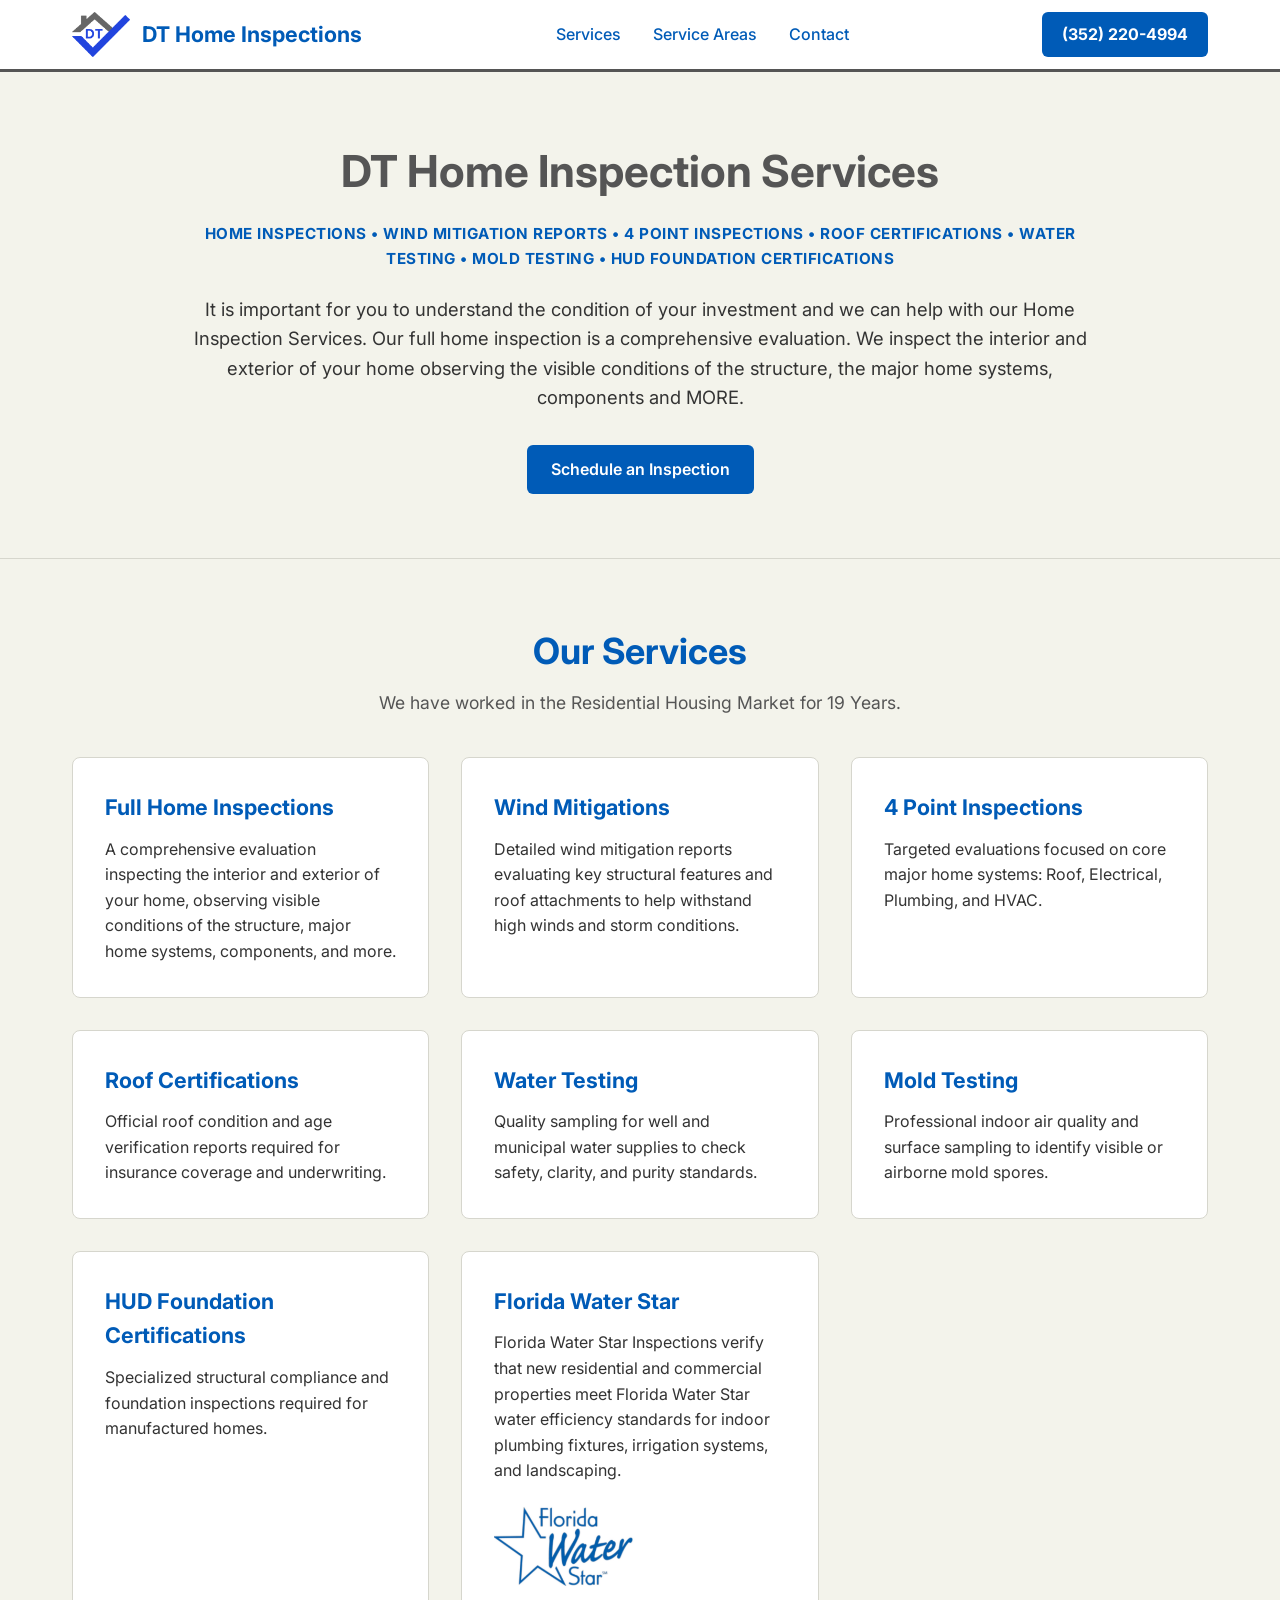
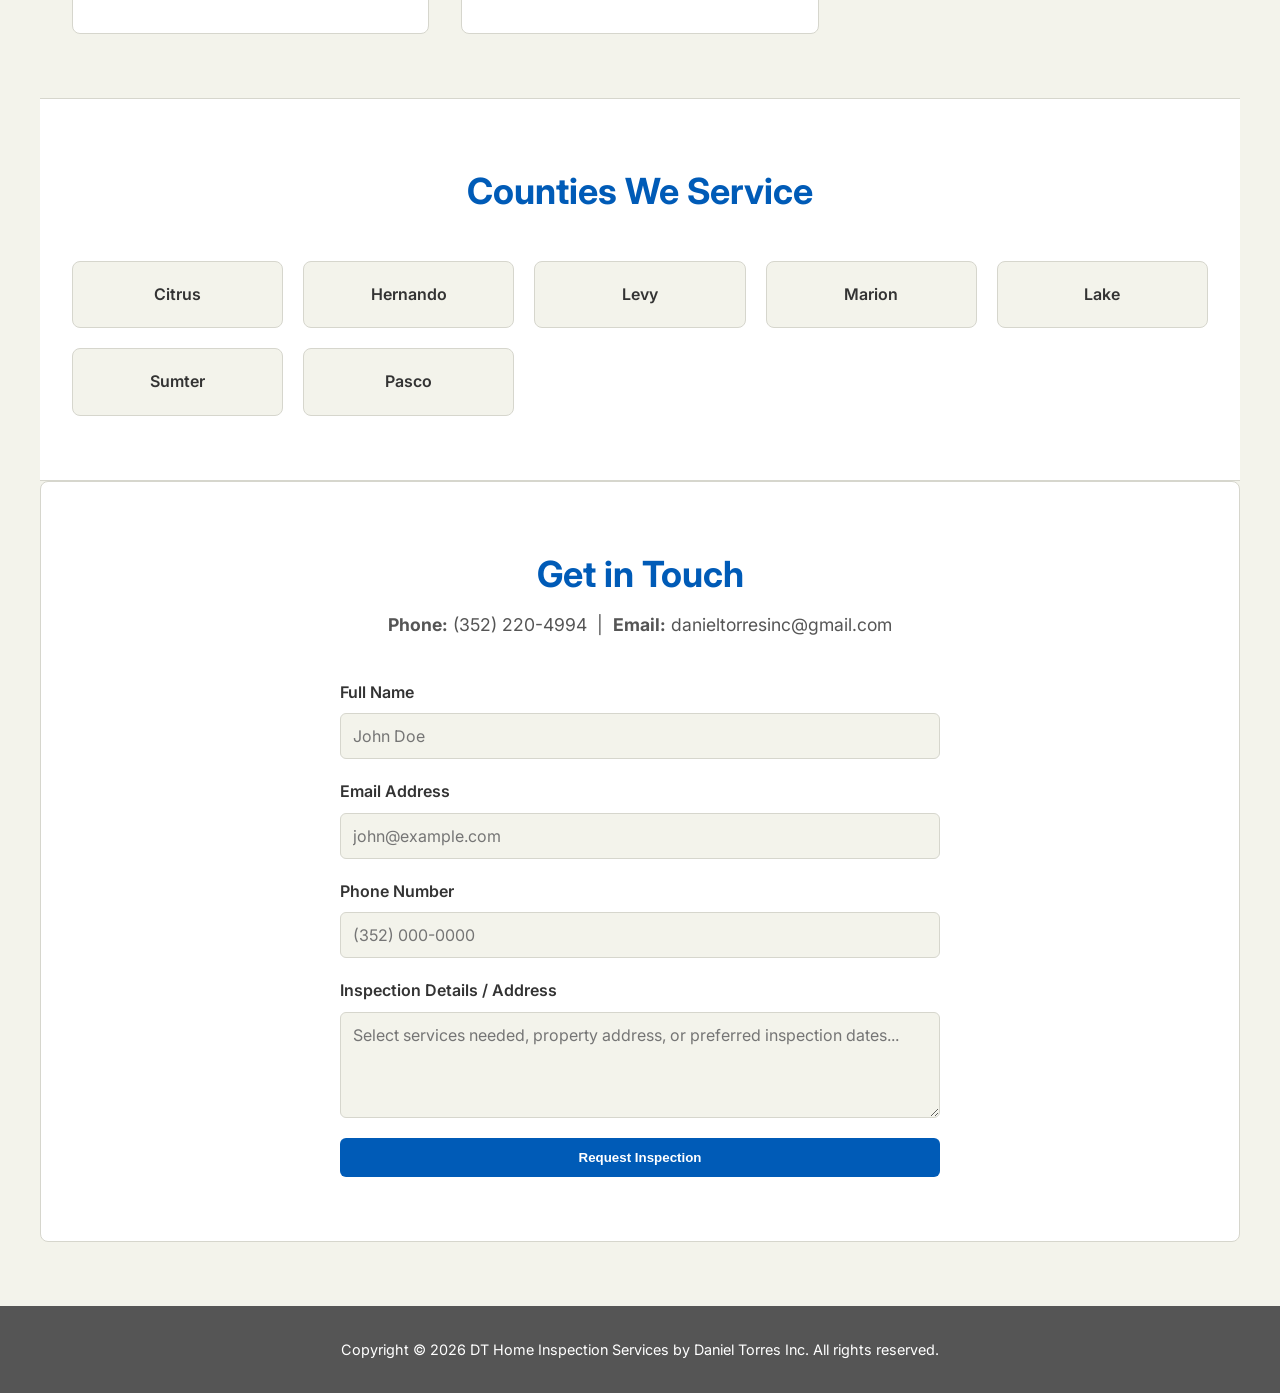
<file: index.html>
<!DOCTYPE html>
<html lang="en">
<head>
  <meta charset="UTF-8">
  <meta name="viewport" content="width=device-width, initial-scale=1.0">
  <title>DT Home Inspection Services | Citrus & Hernando County</title>
  <link rel="preconnect" href="https://fonts.googleapis.com">
  <link rel="preconnect" href="https://fonts.gstatic.com" crossorigin>
  <link href="https://fonts.googleapis.com/css2?family=Inter:wght@400;500;600;700&display=swap" rel="stylesheet">
  
  <style>
    :root {
      /* Palette matched from the original site screenshot */
      --primary: #005bb7;
      --primary-hover: #00438a;
      --slate: #555555;
      --bg-white: #ffffff;
      --bg-warm: #f3f3eb; /* Original site off-white/cream background tone */
      --text-dark: #333333;
      --text-muted: #555555;
      --border-color: #d6d6cd;
    }

    html, body, div, header, section, footer, nav, a, ul, li, h1, h2, h3, p, span, form, input, textarea, button, img {
      box-sizing: border-box;
      margin: 0;
      padding: 0;
    }

    body {
      font-family: 'Inter', sans-serif;
      color: var(--text-dark);
      background-color: var(--bg-warm);
      line-height: 1.6;
    }

    .header { 
      background-color: var(--bg-white); 
      border-bottom: 3px solid var(--slate); 
      position: sticky; 
      top: 0; 
      z-index: 100; 
    }

    .nav-container { 
      max-width: 1200px; 
      margin: 0 auto; 
      padding: 0.75rem 2rem; 
      display: flex; 
      justify-content: space-between; 
      align-items: center; 
    }

    .brand { display: flex; align-items: center; gap: 0.75rem; text-decoration: none; }
    .brand-logo { height: 45px; width: auto; object-fit: contain; }
    .logo-text { font-weight: 700; font-size: 1.35rem; color: var(--primary); }

    .nav-links { display: flex; gap: 2rem; list-style: none; }
    .nav-links a { text-decoration: none; color: var(--primary); font-weight: 500; transition: opacity 0.2s; }
    .nav-links a:hover { opacity: 0.8; }

    .btn-header { 
      background-color: var(--primary); 
      color: var(--bg-white); 
      padding: 0.6rem 1.25rem; 
      border-radius: 6px; 
      text-decoration: none; 
      font-weight: 700; 
      border: none;
      transition: background-color 0.2s; 
    }
    .btn-header:hover { background-color: var(--bg-warm); }

    .btn-primary { 
      background-color: var(--primary); 
      color: #ffffff; 
      padding: 0.75rem 1.5rem; 
      border-radius: 6px; 
      text-decoration: none; 
      font-weight: 600; 
      border: none; 
      cursor: pointer; 
      transition: background-color 0.2s; 
      display: inline-block; 
    }
    .btn-primary:hover { background-color: var(--primary-hover); }

    .hero { 
      background-color: var(--bg-warm);
      color: var(--text-dark); 
      padding: 4rem 2rem; 
      text-align: center;
      border-bottom: 1px solid var(--border-color);
    }
    .hero-content { max-width: 900px; margin: 0 auto; }
    .hero h1 { font-size: 2.75rem; margin-bottom: 1rem; font-weight: 700; color: var(--slate); }
    .hero .tagline { 
      font-size: 0.95rem; 
      font-weight: 700; 
      color: var(--primary); 
      letter-spacing: 0.5px; 
      margin-bottom: 1.5rem; 
      text-transform: uppercase;
    }
    .hero p.lead { font-size: 1.15rem; margin-bottom: 2rem; color: var(--text-dark); }
    
    .section { padding: 4rem 2rem; max-width: 1200px; margin: 0 auto; }
    .section-title { text-align: center; font-size: 2.25rem; color: var(--primary); margin-bottom: 0.5rem; }
    .section-subtitle { text-align: center; color: var(--text-muted); margin-bottom: 2.5rem; font-size: 1.1rem; }
    
    .cards-grid { display: grid; grid-template-columns: repeat(auto-fit, minmax(320px, 1fr)); gap: 2rem; }
    .card { 
      background-color: var(--bg-white); 
      border: 1px solid var(--border-color); 
      border-radius: 8px; 
      padding: 2rem; 
      transition: transform 0.2s, border-color 0.2s; 
    }
    .card:hover { transform: translateY(-4px); border-color: var(--primary); }
    .card h3 { color: var(--primary); margin-bottom: 0.75rem; font-size: 1.35rem; }

    .area-section { background-color: var(--bg-white); border-top: 1px solid var(--border-color); border-bottom: 1px solid var(--border-color); }
    .area-grid { display: grid; grid-template-columns: repeat(auto-fit, minmax(180px, 1fr)); gap: 1.25rem; margin-top: 2rem; }
    .area-card { background-color: var(--bg-warm); border: 1px solid var(--border-color); border-radius: 8px; padding: 1.25rem 1rem; text-align: center; font-weight: 600; color: var(--text-dark); }

    .contact-section { background-color: var(--bg-white); border-radius: 8px; border: 1px solid var(--border-color); margin-bottom: 4rem; }
    .contact-form { max-width: 600px; margin: 0 auto; display: flex; flex-direction: column; gap: 1.25rem; }
    .form-group { display: flex; flex-direction: column; gap: 0.5rem; }
    .form-group label { font-weight: 600; color: var(--text-dark); }
    .form-group input, .form-group textarea { padding: 0.75rem; border: 1px solid var(--border-color); border-radius: 6px; font-family: inherit; font-size: 1rem; background-color: var(--bg-warm); }
    .form-group input:focus, .form-group textarea:focus { outline: none; border-color: var(--primary); }

    footer { background-color: var(--slate); color: #ffffff; text-align: center; padding: 2rem; font-size: 0.9rem; }
    @media (max-width: 768px) { .hero h1 { font-size: 2rem; } .nav-links { display: none; } }
  </style>
</head>
<body>

  <header class="header">
    <div class="nav-container">
      <a href="#" class="brand">
        <img src="dthis.png" alt="DT Home Inspection Logo" class="brand-logo">
        <span class="logo-text">DT Home Inspections</span>
      </a>
      <ul class="nav-links">
        <li><a href="#services">Services</a></li>
        <li><a href="#coverage">Service Areas</a></li>
        <li><a href="#contact">Contact</a></li>
      </ul>
      <a href="tel:3522204994" class="btn-header">(352) 220-4994</a>
    </div>
  </header>

  <section class="hero">
    <div class="hero-content">
      <h1>DT Home Inspection Services</h1>
      <p class="tagline">HOME INSPECTIONS &bull; WIND MITIGATION REPORTS &bull; 4 POINT INSPECTIONS &bull; ROOF CERTIFICATIONS &bull; WATER TESTING &bull; MOLD TESTING &bull; HUD FOUNDATION CERTIFICATIONS</p>
      <p class="lead">It is important for you to understand the condition of your investment and we can help with our Home Inspection Services. Our full home inspection is a comprehensive evaluation. We inspect the interior and exterior of your home observing the visible conditions of the structure, the major home systems, components and MORE.</p>
      <a href="#contact" class="btn-primary">Schedule an Inspection</a>
    </div>
  </section>

  <section id="services" class="section">
    <h2 class="section-title">Our Services</h2>
    <p class="section-subtitle">We have worked in the Residential Housing Market for 19 Years.</p>
    
    <div class="cards-grid">
      <div class="card">
        <h3>Full Home Inspections</h3>
        <p>A comprehensive evaluation inspecting the interior and exterior of your home, observing visible conditions of the structure, major home systems, components, and more.</p>
      </div>

      <div class="card">
        <h3>Wind Mitigations</h3>
        <p>Detailed wind mitigation reports evaluating key structural features and roof attachments to help withstand high winds and storm conditions.</p>
      </div>

      <div class="card">
        <h3>4 Point Inspections</h3>
        <p>Targeted evaluations focused on core major home systems: Roof, Electrical, Plumbing, and HVAC.</p>
      </div>

      <div class="card">
        <h3>Roof Certifications</h3>
        <p>Official roof condition and age verification reports required for insurance coverage and underwriting.</p>
      </div>

      <div class="card">
        <h3>Water Testing</h3>
        <p>Quality sampling for well and municipal water supplies to check safety, clarity, and purity standards.</p>
      </div>

      <div class="card">
        <h3>Mold Testing</h3>
        <p>Professional indoor air quality and surface sampling to identify visible or airborne mold spores.</p>
      </div>

      <div class="card">
        <h3>HUD Foundation Certifications</h3>
        <p>Specialized structural compliance and foundation inspections required for manufactured homes.</p>
      </div>

      <div class="card">
        <h3>Florida Water Star</h3>
        <p>Florida Water Star Inspections verify that new residential and commercial properties meet Florida Water Star water efficiency standards for indoor plumbing fixtures, irrigation systems, and landscaping.</p>
      <a href="https://www.floridawaterstar.com/" target="_blank" rel="noopener noreferrer">
  <img src="IMG_8772.jpg" alt="Florida Water Star Logo" style="max-width: 150px; margin-top: 1rem;">
</a>
    </div>
    </div>
  </section>

  <section id="coverage" class="section area-section">
    <h2 class="section-title">Counties We Service</h2>
    <p class="section-subtitle"></p>
    
    <div class="area-grid">
      <div class="area-card"><span>Citrus</span></div>
      <div class="area-card"><span>Hernando</span></div>
      <div class="area-card"><span>Levy</span></div>
      <div class="area-card"><span>Marion</span></div>
      <div class="area-card"><span>Lake</span></div>
      <div class="area-card"><span>Sumter</span></div>
      <div class="area-card"><span>Pasco</span></div>
    </div>
  </section>

  <section id="contact" class="section contact-section">
    <h2 class="section-title">Get in Touch</h2>
    <p class="section-subtitle"><strong>Phone:</strong> (352) 220-4994 &nbsp;|&nbsp; <strong>Email:</strong> danieltorresinc@gmail.com</p>
    <form class="contact-form" action="https://api.web3forms.com/submit" method="POST">
      <input type="hidden" name="access_key" value="YOUR_ACCESS_KEY_HERE">
      
      <div class="form-group">
        <label for="name">Full Name</label>
        <input type="text" id="name" name="name" required placeholder="John Doe">
      </div>

      <div class="form-group">
        <label for="email">Email Address</label>
        <input type="email" id="email" name="email" required placeholder="john@example.com">
      </div>

      <div class="form-group">
        <label for="phone">Phone Number</label>
        <input type="tel" id="phone" name="phone" required placeholder="(352) 000-0000">
      </div>

      <div class="form-group">
        <label for="message">Inspection Details / Address</label>
        <textarea id="message" name="message" rows="4" placeholder="Select services needed, property address, or preferred inspection dates..."></textarea>
      </div>

      <button type="submit" class="btn-primary">Request Inspection</button>
    </form>
  </section>

  <footer>
    <p>Copyright &copy; 2026 DT Home Inspection Services by Daniel Torres Inc. All rights reserved.</p>
  </footer>

</body>
</html>
</file>
